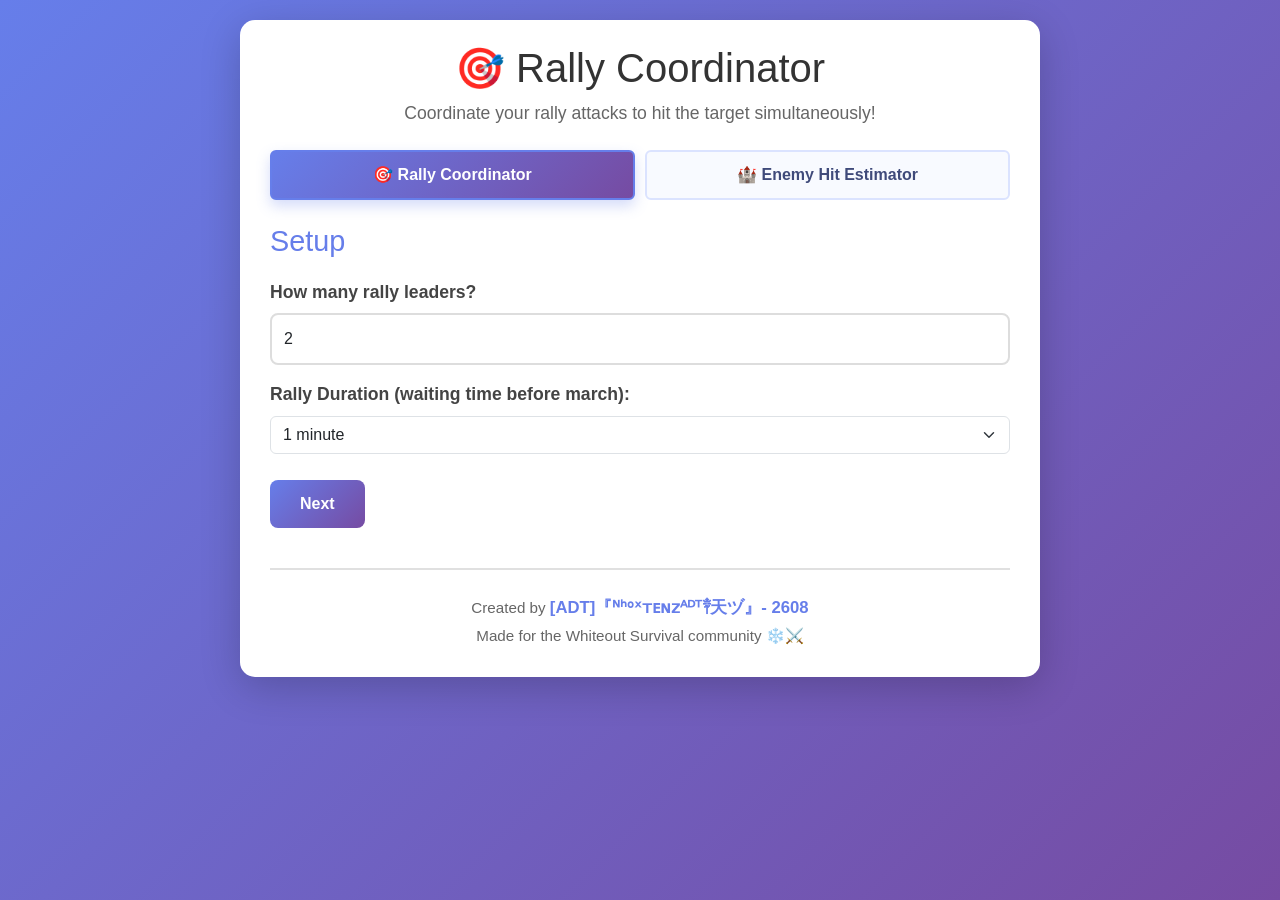
<file: index.html>
<!DOCTYPE html>
<html lang="en">
<head>
    <meta charset="UTF-8">
    <meta name="viewport" content="width=device-width, initial-scale=1.0">
    <title>Whiteout Survival - Rally Coordinator</title>
    <link
        rel="stylesheet"
        href="https://cdn.jsdelivr.net/npm/bootstrap@5.3.3/dist/css/bootstrap.min.css"
        integrity="sha384-QWTKZyjpPEjISv5WaRU9OFeRpok6YctnYmDr5pNlyT2bRjXh0JMhjY6hW+ALEwIH"
        crossorigin="anonymous"
    >
    <link rel="stylesheet" href="styles.css">
</head>
<body>
    <div class="container py-4">
        <h1 class="mb-2">🎯 Rally Coordinator</h1>
        <p class="subtitle mb-4">Coordinate your rally attacks to hit the target simultaneously!</p>

        <div class="tab-nav nav nav-pills mb-4" role="tablist" aria-label="Coordinator tabs">
            <button id="tabCoordinatorBtn" class="tab-btn nav-link active" onclick="switchTab('coordinator')" type="button">🎯 Rally Coordinator</button>
            <button id="tabEnemyBtn" class="tab-btn nav-link" onclick="switchTab('enemy')" type="button">🏰 Enemy Hit Estimator</button>
        </div>

        <div id="coordinator-tab" class="tab-panel">
        
        <div id="setup-section" class="section">
            <h2>Setup</h2>
            <div class="form-group mb-3">
                <label for="numLeaders" class="form-label">How many rally leaders?</label>
                <input type="number" id="numLeaders" class="form-control" min="2" max="10" value="2">
            </div>
            
            <div class="form-group mb-3">
                <label for="openRallyTime" class="form-label">Rally Duration (waiting time before march):</label>
                <select id="openRallyTime" class="form-select">
                    <option value="60">1 minute</option>
                    <option value="180">3 minutes</option>
                    <option value="300">5 minutes</option>
                    <option value="600">10 minutes</option>
                </select>
            </div>
            
            <div class="d-flex flex-wrap gap-2">
                <button onclick="setupLeaders()" class="btn btn-primary">Next</button>
            </div>
        </div>
        
        <div id="leaders-section" class="section hidden">
            <h2>Rally Leaders Information</h2>
            <div id="leadersInputs"></div>
            <div class="d-flex flex-wrap gap-2">
                <button onclick="addRallyLeader()" class="btn btn-add">+ Add Rally Leader</button>
                <button onclick="calculateTiming()" class="btn btn-primary">Calculate Rally Timing</button>
                <button onclick="reset()" class="btn btn-secondary">Reset</button>
            </div>
        </div>
        
        <div id="results-section" class="section hidden">
            <h2>📊 Rally Timing Results</h2>
            <div id="results"></div>
            <div class="d-flex flex-wrap gap-2">
                <button onclick="reset()" class="btn btn-secondary">Start Over</button>
            </div>
        </div>

        </div>

        <div id="enemy-tab" class="tab-panel hidden">
            <div class="section">
                <h2>🏰 Enemy Estimation Time</h2>
                <div class="summary enemy-summary">
                    <p><strong>Use this tab to estimate when an enemy rally will hit your building.</strong></p>
                </div>

                <div class="form-group mb-3">
                    <label for="enemyOpenRallyTime" class="form-label">Enemy Rally Duration (before march):</label>
                    <select id="enemyOpenRallyTime" class="form-select">
                        <option value="60">1 minute</option>
                        <option value="180">3 minutes</option>
                        <option value="300">5 minutes</option>
                        <option value="600">10 minutes</option>
                    </select>
                </div>

                <div class="form-group mb-3">
                    <label class="form-label">Enemy Marching Time to Building:</label>
                    <div class="time-inputs">
                        <div>
                            <label for="enemyMarchMinutes" class="form-label" style="font-size: 0.9em;">Minutes:</label>
                            <input type="number" id="enemyMarchMinutes" class="form-control" min="0" max="60" value="0" placeholder="Minutes">
                        </div>
                        <div>
                            <label for="enemyMarchSeconds" class="form-label" style="font-size: 0.9em;">Seconds:</label>
                            <input type="number" id="enemyMarchSeconds" class="form-control" min="0" max="59" value="0" placeholder="Seconds">
                        </div>
                    </div>
                </div>

                <div class="form-group mb-3">
                    <label for="enemyStartUtc" class="form-label">Enemy Rally Opened At (UTC, optional):</label>
                    <input type="text" id="enemyStartUtc" class="form-control" value="" placeholder="HH:MM or HH:MM:SS (24-hour)" inputmode="numeric" autocomplete="off">
                    <small class="utc-help">If provided, the exact UTC hit clock time will be calculated.</small>
                </div>

                <div class="d-flex flex-wrap gap-2">
                    <button onclick="estimateEnemyHitTime()" class="btn btn-primary">Estimate Hit Time</button>
                    <button onclick="clearEnemyEstimate()" class="btn btn-secondary">Clear</button>
                </div>

                <div id="enemyResults" class="summary hidden mt-3"></div>
            </div>
        </div>
        
        <footer class="footer">
            <p>Created by <strong>[ADT]『ᴺʰᵒˣᴛᴇɴᴢᴬᴰᵀ༒天ヅ』- 2608</strong></p>
            <p>Made for the Whiteout Survival community ❄️⚔️</p>
        </footer>
    </div>
    
    <script
        src="https://cdn.jsdelivr.net/npm/bootstrap@5.3.3/dist/js/bootstrap.bundle.min.js"
        integrity="sha384-YvpcrYf0tY3lHB60NNkmXc5s9fDVZLESaAA55NDzOxhy9GkcIdslK1eN7N6jIeHz"
        crossorigin="anonymous"
    ></script>
    <script src="script.js"></script>
</body>
</html>
</file>
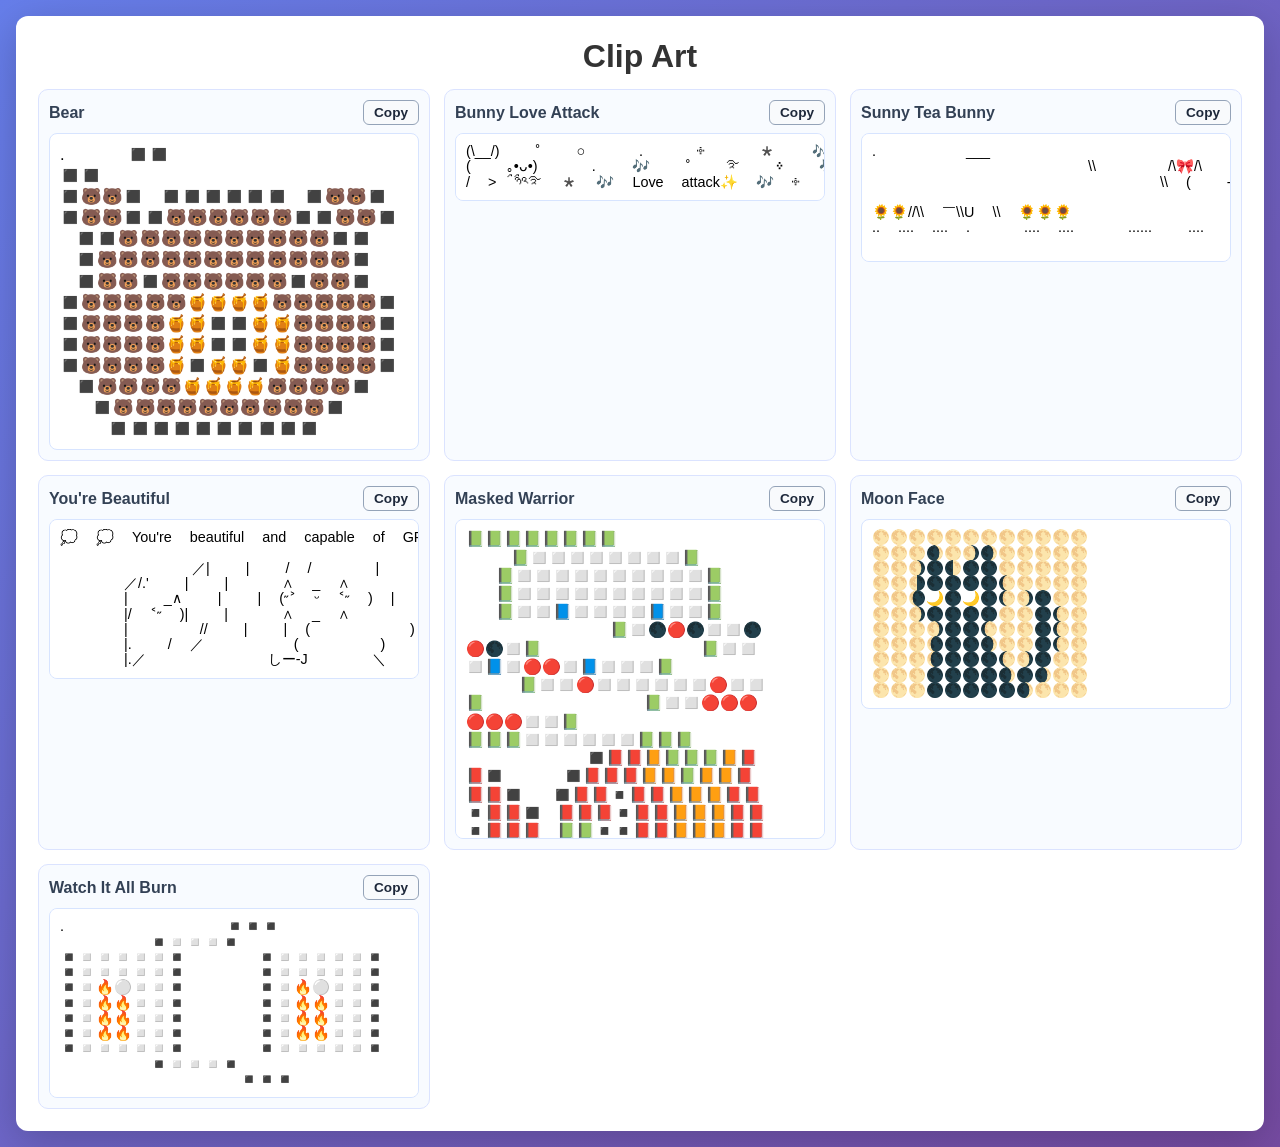
<file: art/index.html>
<!DOCTYPE html>
<html lang="en">
<head>
    <meta charset="UTF-8">
    <meta name="viewport" content="width=device-width, initial-scale=1.0">
    <title>Art Clip Art</title>
    <link rel="stylesheet" href="styles.css">
</head>
<body>
    <main class="container">
        <h1>Clip Art</h1>
        <div class="clips-grid">
        <section class="clip-item">
            <div class="clip-item-header">
                <h2>Bear</h2>
                <button class="copy-btn" data-copy-target="art-bear" type="button">Copy</button>
            </div>
            <pre id="art-bear" class="clip-art">.   ◼◼　　　　　　　　　　◼◼
◼🐻🐻◼　◼◼◼◼◼◼　◼🐻🐻◼◼🐻🐻◼◼🐻🐻🐻🐻🐻🐻◼◼🐻🐻◼　◼◼🐻🐻🐻🐻🐻🐻🐻🐻🐻🐻◼◼　　◼🐻🐻🐻🐻🐻🐻🐻🐻🐻🐻🐻🐻◼　　◼🐻🐻◼🐻🐻🐻🐻🐻🐻◼🐻🐻◼　◼🐻🐻🐻🐻🐻🍯🍯🍯🍯🐻🐻🐻🐻🐻◼◼🐻🐻🐻🐻🍯🍯◼◼🍯🍯🐻🐻🐻🐻◼◼🐻🐻🐻🐻🍯🍯◼◼🍯🍯🐻🐻🐻🐻◼◼🐻🐻🐻🐻🍯◼🍯🍯◼🍯🐻🐻🐻🐻◼　◼🐻🐻🐻🐻🍯🍯🍯🍯🐻🐻🐻🐻◼　　　◼🐻🐻🐻🐻🐻🐻🐻🐻🐻🐻◼　　　　　◼◼◼◼◼◼◼◼◼◼</pre>
        </section>

        <section class="clip-item">
            <div class="clip-item-header">
                <h2>Bunny Love Attack</h2>
                <button class="copy-btn" data-copy-target="art-bunny-love" type="button">Copy</button>
            </div>
            <pre id="art-bunny-love" class="clip-art">(\__/)  ˚  ○   .   ༓   *  🎶  .   。࿐ ˖ 🎶
(  ｡•ᴗ•)   .  🎶  ˚  ࿐  ༶  🎶   .    *    ˖
/ > ཉྀའྀ࿐ * 🎶 Love attack✨ 🎶 ༓  .    *    ˖</pre>
        </section>

        <section class="clip-item">
            <div class="clip-item-header">
                <h2>Sunny Tea Bunny</h2>
                <button class="copy-btn" data-copy-target="art-sunny-tea" type="button">Copy</button>
            </div>
            <pre id="art-sunny-tea" class="clip-art">.     ___              🌞
            \\    /\🎀/\
                \\ (  -👀)
                    \\し☕  づ
🌻🌻//\\ ￣\\U \\ 🌻🌻🌻
.. .... .... .   .... ....   ......  ....
                                Everyone is crazy here</pre>
        </section>

        <section class="clip-item">
            <div class="clip-item-header">
                <h2>You're Beautiful</h2>
                <button class="copy-btn" data-copy-target="art-beautiful" type="button">Copy</button>
            </div>
            <pre id="art-beautiful" class="clip-art">💭 💭 You're beautiful and capable of GREAT things....
                                                ＿_＿＿_　
    　　　 ／|  |  / /　 　 |   | ＼
　　  ／/.&#39;  |  |   ∧ _ ∧    |   |//  ＼
　 　 |  _∧  |  | (˶˃ ᵕ ˂˶ ) |  |  ∧ _  |
　 　 |/ ˂˶ )|  |   ∧ _ ∧    |   |(˶˃  / |
　 　 |    //  |  | (　 　   ) |  |　 //  |
　 　 |.  / ／     (　　   )　  ＼//  |
　 　 |.／　      しー-J 　 　＼  |</pre>
        </section>

        <section class="clip-item">
            <div class="clip-item-header">
                <h2>Masked Warrior</h2>
                <button class="copy-btn" data-copy-target="art-masked-warrior" type="button">Copy</button>
            </div>
            <pre id="art-masked-warrior" class="clip-art">📗📗📗📗📗📗📗📗　　　　
　　　📗◻◻◻◻◻◻◻◻📗　　　
　　📗◻◻◻◻◻◻◻◻◻◻📗　
　　📗◻◻◻◻◻◻◻◻◻◻📗　　
　　📗◻◻📘◻◻◻◻📘◻◻📗　　      　　📗◻🌑🔴🌑◻◻🌑🔴🌑◻📗　　      　📗◻◻◻📘◻🔴🔴◻📘◻◻◻📗　      　📗◻◻🔴◻◻◻◻◻◻🔴◻◻📗　      　　📗◻◻🔴🔴🔴🔴🔴🔴◻◻📗　　      　　📗📗📗◻◻◻◻◻◻📗📗📗　　      　　　◼📕📕📙📗📗📗📙📕📕◼　　　　◼📕📕📕📙📙📗📙📙📕📕📕◼　　◼📕📕◾📕📕📙📙📙📕📕◾📕📕◼　📕📕📕◾📕📕📙📙📙📕📕◾📕📕📕　📗📗◾◾📕📕📙📙📙📕📕◾◾📗📗　◼◼　◼📕📕📕📙📕📕📕◼　◼◼　　　◼📕📕📕📕💀📕📕📕📕◼　　　　　◼📕📕📕◼◼◼📕📕📕◼　　　　　◼◼◼◼　　　◼◼◼◼　　　　◼◼◼◼◼　　　◼◼◼◼◼</pre>
        </section>

        <section class="clip-item">
            <div class="clip-item-header">
                <h2>Moon Face</h2>
                <button class="copy-btn" data-copy-target="art-moon-face" type="button">Copy</button>
            </div>
            <pre id="art-moon-face" class="clip-art">🌕🌕🌕🌕🌕🌕🌕🌕🌕🌕🌕🌕
🌕🌕🌕🌒🌕🌖🌒🌕🌕🌕🌕🌕
🌕🌕🌖🌑🌓🌑🌑🌕🌕🌕🌕🌕
🌕🌕🌗🌑🌑🌑🌑🌔🌕🌕🌕🌕
🌕🌕🌘🌙🌑🌙🌑🌔🌖🌑🌕🌕
🌕🌕🌖🌑🌑🌑🌑🌕🌕🌑🌔🌕
🌕🌕🌕🌖🌑🌑🌔🌕🌕🌑🌔🌕
🌕🌕🌕🌘🌑🌑🌒🌕🌕🌑🌔🌕
🌕🌕🌕🌘🌑🌑🌑🌔🌖🌑🌕🌕
🌕🌕🌕🌑🌑🌑🌑🌒🌑🌒🌕🌕
🌕🌕🌕🌑🌑🌑🌑🌑🌒🌕🌕🌕</pre>
        </section>

        <section class="clip-item">
            <div class="clip-item-header">
                <h2>Watch It All Burn</h2>
                <button class="copy-btn" data-copy-target="art-burn" type="button">Copy</button>
            </div>
            <pre id="art-burn" class="clip-art">.         ◾◾◾                    ◾◾◾
     ◾◽◽◽◾            ◾◽◽◽◾
◾◽◽◽◽◽◾    ◾◽◽◽◽◽◾
◾◽◽◽◽◽◾    ◾◽◽◽◽◽◾
◾◽🔥⚪◽◽◾    ◾◽🔥⚪◽◽◾
◾◽🔥🔥◽◽◾    ◾◽🔥🔥◽◽◾
◾◽🔥🔥◽◽◾    ◾◽🔥🔥◽◽◾
◾◽🔥🔥◽◽◾    ◾◽🔥🔥◽◽◾
◾◽◽◽◽◽◾    ◾◽◽◽◽◽◾
     ◾◽◽◽◾            ◾◽◽◽◾
          ◾◾◾                    ◾◾◾                                Watch it all burn!! 🔥 🔥</pre>
        </section>
    </div>
    </main>

    <script>
        function formatToColumns(text, columns) {
            const lines = text.split('\n');
            const formatted = [];

            lines.forEach((line) => {
                const glyphs = Array.from(line);
                if (glyphs.length <= columns) {
                    formatted.push(line);
                    return;
                }

                for (let i = 0; i < glyphs.length; i += columns) {
                    formatted.push(glyphs.slice(i, i + columns).join(''));
                }
            });

            return formatted.join('\n');
        }

        function prepareGamePreview(artId, columns) {
            const artEl = document.getElementById(artId);
            if (!artEl) {
                return;
            }

            const raw = artEl.textContent;
            artEl.dataset.raw = raw;
            artEl.textContent = formatToColumns(raw, columns);
        }

        async function copyClipArt(targetId, buttonEl) {
            const artEl = document.getElementById(targetId);
            if (!artEl) {
                return;
            }

            const originalLabel = buttonEl.textContent;
            try {
                await navigator.clipboard.writeText(artEl.dataset.raw || artEl.textContent);
                buttonEl.textContent = 'Copied';
            } catch (err) {
                buttonEl.textContent = 'Failed';
            }

            setTimeout(() => {
                buttonEl.textContent = originalLabel;
            }, 1200);
        }

        document.querySelectorAll('.copy-btn').forEach((buttonEl) => {
            buttonEl.addEventListener('click', () => {
                const targetId = buttonEl.getAttribute('data-copy-target');
                if (targetId) {
                    copyClipArt(targetId, buttonEl);
                }
            });
        });

        prepareGamePreview('art-bear', 16);
        prepareGamePreview('art-masked-warrior', 16);
    </script>
</body>
</html>
</file>
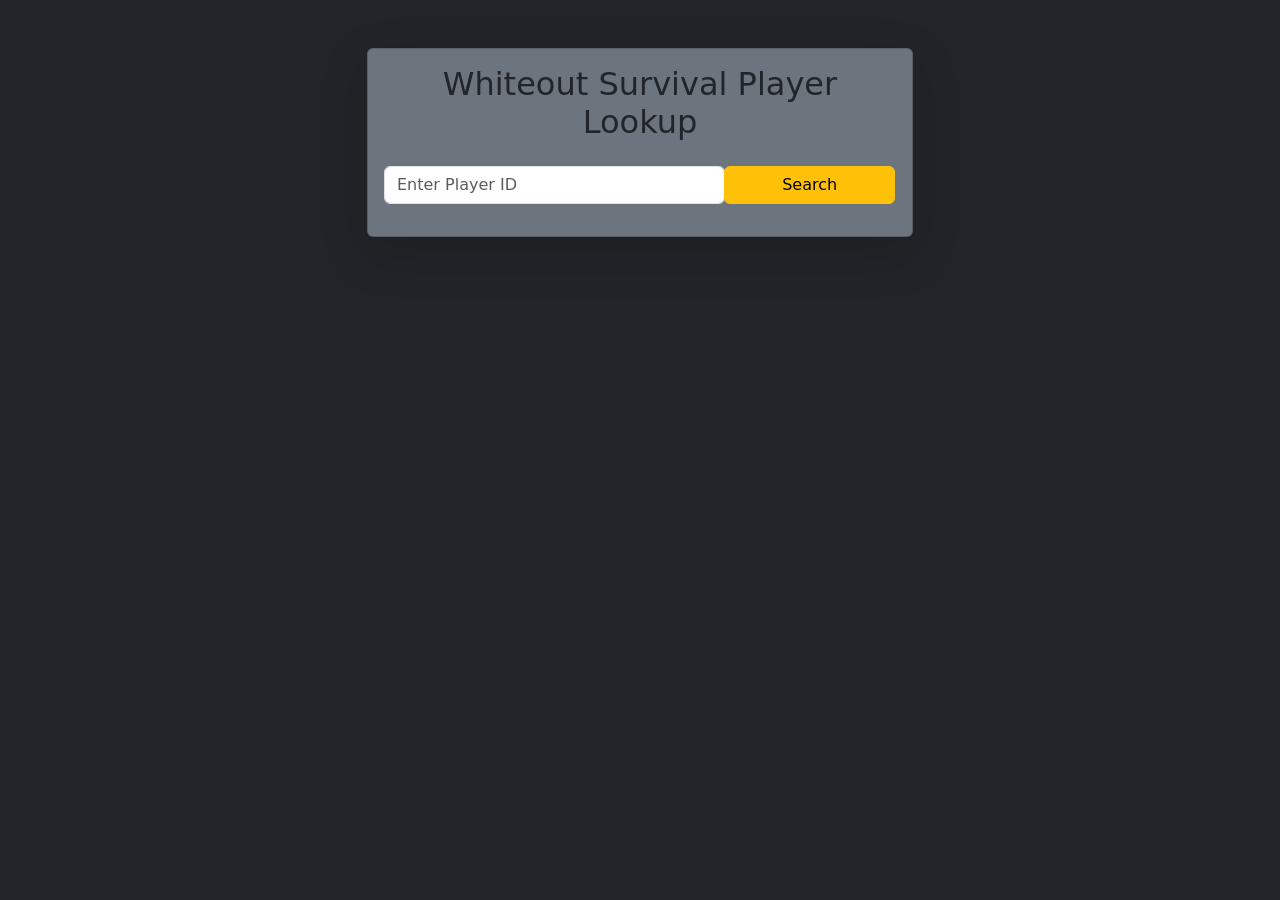
<file: furnace/index.html>
<!DOCTYPE html>
<html>
<head>
    <meta name="viewport" content="width=device-width, initial-scale=1">
    <title>WOS Player Lookup</title>
    <link href="https://cdn.jsdelivr.net/npm/bootstrap@5.3.7/dist/css/bootstrap.min.css" rel="stylesheet">
</head>

<body class="bg-dark text-light">

<div class="container py-3 py-md-5">
    <div class="row justify-content-center">
        <div class="col-12 col-sm-10 col-md-8 col-lg-6">

            <div class="card bg-secondary shadow-lg">
                <div class="card-body">

                    <h2 class="text-center mb-4">
                        Whiteout Survival Player Lookup
                    </h2>

                    <div class="input-group g-2 mb-3">
                        <div class="col-12 col-sm-8">
                           <input
                            id="playerId"
                            type="text"
                            class="form-control"
                            placeholder="Enter Player ID"                        >
                        </div>
                        
                        <div class="col-12 col-sm-4">
                            <button
                                class="btn btn-warning w-100"
                                onclick="lookupPlayer()"
                            >
                                Search
                            </button>
                        </div>
                    </div>

                    <div id="result"></div>

                </div>
            </div>

        </div>
    </div>
</div>

</body>

  <script>
    async function lookupPlayer() {
      const fid = document.getElementById("playerId").value.trim();
      const result = document.getElementById("result");

      result.innerHTML = "Loading...";

      const res = await fetch("https://nhoktenz-wos-api.vercel.app/api/player", {
        method: "POST",
        headers: {
          "Content-Type": "application/json"
        },
        body: JSON.stringify({ fid })
      });

      const data = await res.json();

      if (data.error) {
        result.innerHTML = `<p style="color:red;">${data.error}</p>`;
        return;
      }

      const player = data.data;

    if (!player) {
    result.innerHTML = `<p style="color:red;">Player not found</p>`;
    return;
    }

    const stoveContent = String(player.stove_lv_content ?? "");

    const furnaceDisplay = stoveContent.startsWith("http")
    ? `<img src="${stoveContent}" width="80" />`
    : `<span class="badge bg-warning text-dark fs-6">${player.fc_level}</span>`;

   result.innerHTML = `
    <div class="card bg-dark text-light border-warning mt-3">
        <div class="card-body text-center">

            <img
                src="${player.avatar_image}"
                class="rounded-circle border border-warning mb-3"
                width="120"
                height="120"
            >

            <h3>${player.nickname}</h3>

            <div class="row mt-4">
                <div class="col-6">
                    <strong>State</strong>
                    <div>#${player.kid}</div>
                </div>

                <div class="col-6">
                    <strong>Player ID</strong>
                    <div>${player.fid}</div>
                </div>
            </div>

            <hr>

            <div>
                <strong>Furnace Level</strong>
                <div class="mt-2">                   
                    <div class="mt-2">
                        ${furnaceDisplay}                        
                    </div>                    
                    <div class="mt-2">Level: ${player.fc_level}</div>
                </div>
            </div>

        </div>
    </div>
`;
    }
  </script>

</html>
</file>
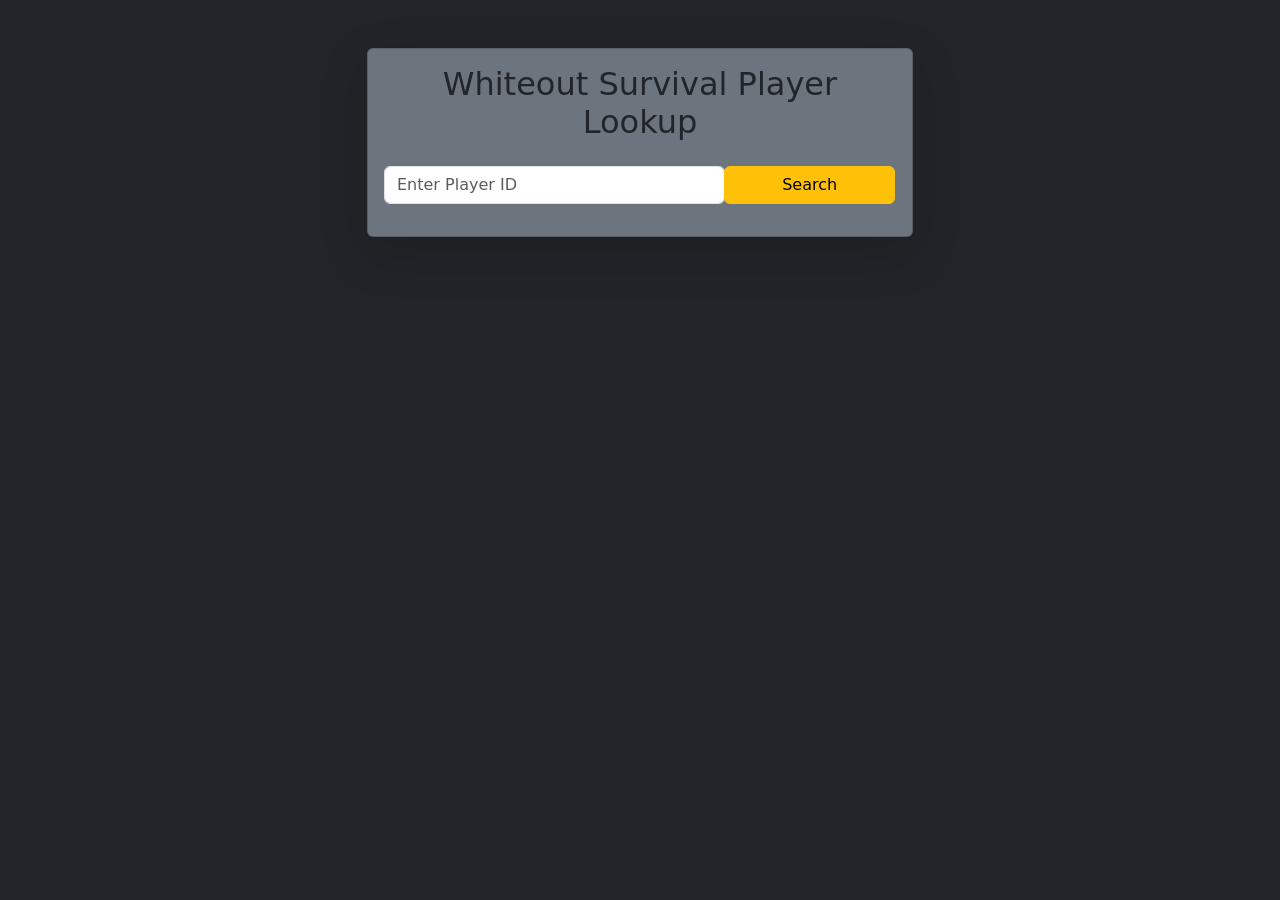
<file: furnance/index.html>
<!DOCTYPE html>
<html>
<head>
    <meta name="viewport" content="width=device-width, initial-scale=1">
    <title>WOS Player Lookup</title>
    <link href="https://cdn.jsdelivr.net/npm/bootstrap@5.3.7/dist/css/bootstrap.min.css" rel="stylesheet">
</head>
<body>
  <body class="bg-dark text-light">

<div class="container py-3 py-md-5">
    <div class="row justify-content-center">
        <div class="col-12 col-sm-10 col-md-8 col-lg-6">

            <div class="card bg-secondary shadow-lg">
                <div class="card-body">

                    <h2 class="text-center mb-4">
                        Whiteout Survival Player Lookup
                    </h2>

                    <div class="input-group g-2 mb-3">
                        <div class="col-12 col-sm-8">
                           <input
                            id="playerId"
                            type="text"
                            class="form-control"
                            placeholder="Enter Player ID"                        >
                        </div>
                        
                        <div class="col-12 col-sm-4">
                            <button
                                class="btn btn-warning w-100"
                                onclick="lookupPlayer()"
                            >
                                Search
                            </button>
                        </div>
                    </div>

                    <div id="result"></div>

                </div>
            </div>

        </div>
    </div>
</div>

</body>

  <script>
    async function lookupPlayer() {
      const fid = document.getElementById("playerId").value.trim();
      const result = document.getElementById("result");

      result.innerHTML = "Loading...";

      const res = await fetch("https://nhoktenz-wos-api.vercel.app/api/player", {
        method: "POST",
        headers: {
          "Content-Type": "application/json"
        },
        body: JSON.stringify({ fid })
      });

      const data = await res.json();

      if (data.error) {
        result.innerHTML = `<p style="color:red;">${data.error}</p>`;
        return;
      }

      const player = data.data;

    if (!player) {
    result.innerHTML = `<p style="color:red;">Player not found</p>`;
    return;
    }

    const furnaceDisplay = player.stove_lv_content?.startsWith("http")
    ? `<img src="${player.stove_lv_content}" width="80" />`
    : player.stove_lv_content || "";

   result.innerHTML = `
<div class="card bg-dark text-light border-warning mt-3">
    <div class="card-body text-center">

        <img
            src="${player.avatar_image}"
            class="rounded-circle border border-warning mb-3"
            width="120"
            height="120"
        >

        <h3>${player.nickname}</h3>

        <div class="row mt-4">
            <div class="col-6">
                <strong>State</strong>
                <div>#${player.kid}</div>
            </div>

            <div class="col-6">
                <strong>Player ID</strong>
                <div>${player.fid}</div>
            </div>
        </div>

        <hr>

        <div>
            <strong>Furnace Level</strong>
            <div class="mt-2">
                <img src="${player.stove_lv_content}" width="90">
                <div class="mt-2">Level: ${player.fc_level}</div>
            </div>
        </div>

    </div>
</div>
`;
    }
  </script>
</body>
</html>
</file>
<file: styles.css>
* {
    margin: 0;
    padding: 0;
    box-sizing: border-box;
}

body {
    font-family: 'Segoe UI', Tahoma, Geneva, Verdana, sans-serif;
    background: linear-gradient(135deg, #667eea 0%, #764ba2 100%);
    min-height: 100vh;
    padding: 20px;
}

.container {
    max-width: 800px;
    margin: 0 auto;
    background: white;
    border-radius: 15px;
    box-shadow: 0 10px 40px rgba(0, 0, 0, 0.2);
    padding: 30px;
}

h1 {
    color: #333;
    text-align: center;
    margin-bottom: 10px;
    font-size: 2.5em;
}

.subtitle {
    text-align: center;
    color: #666;
    margin-bottom: 30px;
    font-size: 1.1em;
}

h2 {
    color: #667eea;
    margin-bottom: 20px;
    font-size: 1.8em;
}

.tab-nav {
    display: flex;
    flex-wrap: wrap;
    gap: 10px;
    margin-bottom: 24px;
}

.tab-btn {
    flex: 1;
    min-width: 220px;
    border: 2px solid #dbe3ff;
    border-radius: 10px;
    background: #f8faff;
    color: #3f4a7a;
    font-size: 1em;
    font-weight: 700;
    padding: 11px 14px;
    cursor: pointer;
    transition: all 0.25s;
}

.tab-btn:hover {
    border-color: #aebdff;
    transform: translateY(-1px);
}

.tab-btn.active {
    background: linear-gradient(135deg, #667eea 0%, #764ba2 100%);
    border-color: #667eea;
    color: #fff;
    box-shadow: 0 6px 14px rgba(102, 126, 234, 0.28);
}

.enemy-summary {
    margin-bottom: 16px;
}

.section {
    margin-bottom: 30px;
}

.hidden {
    display: none;
}

.form-group {
    margin-bottom: 20px;
}

label {
    display: block;
    font-weight: 600;
    color: #444;
    margin-bottom: 8px;
    font-size: 1.1em;
}

input[type="number"],
input[type="text"],
input[type="time"],
select {
    width: 100%;
    padding: 12px;
    border: 2px solid #ddd;
    border-radius: 8px;
    font-size: 16px;
    transition: border-color 0.3s;
}

input[type="number"]:focus,
input[type="text"]:focus,
input[type="time"]:focus,
select:focus {
    outline: none;
    border-color: #667eea;
}

.utc-option-group {
    margin-top: 4px;
}

.utc-option-row {
    display: flex;
    align-items: center;
    gap: 10px;
}

.utc-option-row input[type="checkbox"] {
    width: 18px;
    height: 18px;
    cursor: pointer;
}

.utc-checkbox-label {
    margin-bottom: 0;
    font-size: 1em;
    cursor: pointer;
}

.utc-help {
    display: block;
    margin-top: 6px;
    color: #6b7280;
    font-size: 0.9em;
}

.utc-results-panel {
    margin-bottom: 16px;
}

.utc-time-row {
    margin-bottom: 8px;
}

.utc-apply-btn {
    margin-top: 0;
}

.time-inputs {
    display: grid;
    grid-template-columns: 1fr 1fr;
    gap: 10px;
}

.time-inputs input {
    width: 100%;
}

.leader-card {
    background: #f8f9fa;
    padding: 20px;
    border-radius: 10px;
    margin-bottom: 15px;
    border-left: 4px solid #667eea;
}

.leader-card h3 {
    color: #667eea;
    margin-bottom: 15px;
}

.btn {
    padding: 12px 30px;
    border: none;
    border-radius: 8px;
    font-size: 16px;
    font-weight: 600;
    cursor: pointer;
    transition: all 0.3s;
    margin-right: 10px;
    margin-top: 10px;
}

.btn-primary {
    background: linear-gradient(135deg, #667eea 0%, #764ba2 100%);
    color: white;
}

.btn-primary:hover {
    transform: translateY(-2px);
    box-shadow: 0 5px 15px rgba(102, 126, 234, 0.4);
}

.btn-secondary {
    background: #6c757d;
    color: white;
}

.btn-secondary:hover {
    background: #5a6268;
    transform: translateY(-2px);
}

.btn-add {
    background: linear-gradient(135deg, #16a34a 0%, #15803d 100%);
    color: #fff;
}

.btn-add:hover {
    transform: translateY(-2px);
    box-shadow: 0 5px 15px rgba(22, 163, 74, 0.35);
}

.result-card {
    background: linear-gradient(135deg, #42a5f5 0%, #1e88e5 100%);
    color: white;
    padding: 20px;
    border-radius: 10px;
    margin-bottom: 15px;
    box-shadow: 0 5px 15px rgba(0, 0, 0, 0.1);
}

.result-card.first {
    background: linear-gradient(135deg, #fb7185 0%, #e11d48 100%);
}

.result-card h3 {
    font-size: 1.5em;
    margin-bottom: 10px;
}

.result-card p {
    font-size: 1.1em;
    margin: 5px 0;
}

.result-card .badge {
    display: inline-block;
    background: rgba(255, 255, 255, 0.3);
    padding: 5px 15px;
    border-radius: 20px;
    font-size: 0.9em;
    margin-top: 10px;
}

.btn-edit {
    background: rgba(255, 255, 255, 0.2);
    color: #fff;
    border: 1px solid rgba(255, 255, 255, 0.35);
    padding: 8px 16px;
    font-size: 0.95em;
    margin-left: 10px;
}

.btn-edit:hover {
    background: rgba(255, 255, 255, 0.32);
    transform: translateY(-1px);
}

.result-card .inline-edit-grid {
    margin-top: 10px;
}

.result-card .inline-edit-row {
    display: grid;
    grid-template-columns: 1fr 1fr;
    gap: 10px;
}

.result-card .inline-edit-grid label {
    font-size: 0.95em;
    color: rgba(255, 255, 255, 0.9);
}

.result-card .inline-edit-grid input {
    width: 100%;
    padding: 10px;
    border-radius: 8px;
    border: 2px solid rgba(255, 255, 255, 0.35);
    background: rgba(255, 255, 255, 0.12);
    color: #fff;
}

.result-card .inline-edit-grid input::placeholder {
    color: rgba(255, 255, 255, 0.7);
}

.result-card .inline-edit-actions {
    margin-top: 8px;
    display: flex;
    gap: 10px;
}

.btn-save-edit {
    background: rgba(16, 185, 129, 0.22);
    color: #fff;
    border: 1px solid rgba(16, 185, 129, 0.7);
    padding: 9px 18px;
}

.btn-save-edit:hover {
    background: rgba(16, 185, 129, 0.34);
}

.btn-cancel-edit {
    background: rgba(239, 68, 68, 0.2);
    color: #fff;
    border: 1px solid rgba(239, 68, 68, 0.7);
    padding: 9px 18px;
}

.btn-cancel-edit:hover {
    background: rgba(239, 68, 68, 0.34);
}

.summary {
    background: #e7f3ff;
    border-left: 4px solid #2196F3;
    padding: 20px;
    border-radius: 8px;
    margin-bottom: 20px;
}

.summary h3 {
    color: #2196F3;
    margin-bottom: 10px;
}

.summary p {
    color: #333;
    font-size: 1.1em;
    margin: 5px 0;
}

.summary .leader-highlight {
    display: inline-block;
    margin-left: 6px;
    padding: 3px 10px;
    border-radius: 999px;
    background: #2196F3;
    color: #fff;
    font-weight: 700;
    letter-spacing: 0.2px;
}

.summary .timeline-leader {
    margin: 0 6px;
}

.summary .leader-highlight.first-leader,
.summary .timeline-leader.first-leader {
    background: #e11d48;
    box-shadow: 0 0 0 2px rgba(225, 29, 72, 0.25);
}

/* Countdown Timer Panel */
.countdown-panel {
    background: linear-gradient(135deg, #1a1a2e 0%, #16213e 100%);
    color: #e0e0e0;
    border-left: 4px solid #764ba2;
    padding: 20px;
    border-radius: 8px;
    margin-bottom: 20px;
    text-align: center;
}

.countdown-panel h3 {
    color: #c084fc;
    margin-bottom: 8px;
    font-size: 1.3em;
}

.countdown-hint {
    font-size: 1em;
    margin-bottom: 15px;
    color: #b0b0c0;
}

.timer-controls {
    display: flex;
    justify-content: center;
    flex-wrap: wrap;
    gap: 10px;
}

.btn-start {
    background: linear-gradient(135deg, #22c55e 0%, #16a34a 100%);
    color: white;
    font-size: 1.1em;
    padding: 14px 36px;
}

.btn-start:hover {
    transform: translateY(-2px);
    box-shadow: 0 5px 15px rgba(34, 197, 94, 0.4);
}

.btn-start:disabled {
    background: #4b5563;
    transform: none;
    box-shadow: none;
    cursor: default;
}

.btn-cancel {
    background: linear-gradient(135deg, #ef4444 0%, #b91c1c 100%);
    color: #fff;
    font-size: 1em;
    padding: 14px 22px;
}

.btn-cancel:hover {
    transform: translateY(-2px);
    box-shadow: 0 5px 15px rgba(239, 68, 68, 0.35);
}

.btn-cancel:disabled {
    background: #4b5563;
    transform: none;
    box-shadow: none;
    cursor: default;
}

.leader-alert {
    margin: 14px 0 6px;
    padding: 12px 20px;
    background: rgba(239, 68, 68, 0.15);
    border: 2px solid #ef4444;
    border-radius: 8px;
    font-size: 1.2em;
    font-weight: 700;
    color: #fca5a5;
    transition: opacity 1s ease;
}

.leader-alert.hidden {
    display: none;
}

.leader-alert.alert-visible {
    display: block;
    opacity: 1;
}

.leader-alert.fade-out {
    opacity: 0;
}

.countdown-next {
    font-size: 1.05em;
    color: #94a3b8;
    margin: 14px 0 4px;
}

.countdown-timer {
    font-size: 3.5em;
    font-weight: 800;
    color: #ffffff;
    letter-spacing: 4px;
    margin: 4px 0 14px;
    font-variant-numeric: tabular-nums;
    font-family: 'Courier New', monospace;
}

.countdown-timer.target-hit {
    font-size: 1.6em;
    color: #4ade80;
    letter-spacing: 1px;
    font-family: inherit;
}

.leader-status-list {
    display: flex;
    flex-wrap: wrap;
    gap: 8px;
    justify-content: center;
    margin-top: 6px;
}

.leader-status-item {
    padding: 5px 14px;
    border-radius: 999px;
    font-size: 0.95em;
    font-weight: 600;
    border: 2px solid transparent;
}

.leader-status-item.waiting {
    background: rgba(255, 255, 255, 0.06);
    color: #94a3b8;
    border-color: #374151;
}

.leader-status-item.started {
    background: rgba(34, 197, 94, 0.15);
    color: #4ade80;
    border-color: #22c55e;
}

.footer {
    margin-top: 40px;
    padding-top: 20px;
    border-top: 2px solid #e0e0e0;
    text-align: center;
    color: #666;
}

.footer p {
    margin: 5px 0;
    font-size: 0.95em;
}

.footer strong {
    color: #667eea;
    font-size: 1.1em;
}

@media (max-width: 600px) {
    .container {
        padding: 20px;
    }
    
    h1 {
        font-size: 2em;
    }
    
    .time-inputs {
        grid-template-columns: 1fr;
    }

    .tab-btn {
        min-width: 100%;
    }
}
</file>
<file: art/styles.css>
* {
    margin: 0;
    padding: 0;
    box-sizing: border-box;
}

body {
    font-family: 'Segoe UI', Tahoma, Geneva, Verdana, sans-serif;
    background: linear-gradient(135deg, #667eea 0%, #764ba2 100%);
    min-height: 100vh;
    padding: 16px;
}

.container {
    width: min(100%, 1400px);
    margin: 0 auto;
    background: #fff;
    border-radius: 12px;
    box-shadow: 0 10px 40px rgba(0, 0, 0, 0.2);
    padding: 22px;
}

h1 {
    color: #333;
    margin-bottom: 14px;
    text-align: center;
}

h2 {
    color: #334155;
    font-size: 1rem;
    margin: 0;
}

.clips-grid {
    display: grid;
    grid-template-columns: repeat(auto-fit, minmax(320px, 1fr));
    gap: 14px;
}

.clip-item {
    border: 1px solid #dbe3ff;
    border-radius: 10px;
    background: #f8fbff;
    padding: 10px;
}

.clip-item-header {
    display: flex;
    justify-content: space-between;
    align-items: center;
    gap: 10px;
    margin-bottom: 8px;
}

.copy-btn {
    border: 1px solid #94a3b8;
    background: #f8fafc;
    color: #1e293b;
    border-radius: 6px;
    padding: 4px 10px;
    font-size: 0.85rem;
    font-weight: 600;
    cursor: pointer;
}

.copy-btn:hover {
    background: #e2e8f0;
}

.clip-art {
    background: #ffffff;
    border: 1px solid #d7e4ff;
    border-radius: 8px;
    padding: 10px;
    overflow-x: auto;
    overflow-y: auto;
    white-space: pre;
    line-height: 1.06;
    font-size: 0.9rem;
    font-family: 'Segoe UI Emoji', 'Apple Color Emoji', 'Noto Color Emoji', 'Segoe UI', sans-serif;
    user-select: text;
    max-height: 320px;
}

#art-bear {
    line-height: 1.28;
    font-size: 1.03rem;
    letter-spacing: 0.01em;
}

#art-masked-warrior {
    line-height: 1.2;
    font-size: 0.95rem;
}

@media (max-width: 640px) {
    .container {
        padding: 14px;
    }

    .clips-grid {
        grid-template-columns: 1fr;
    }

    .clip-art {
        font-size: 0.78rem;
        line-height: 1.02;
        max-height: 280px;
    }

    #art-bear {
        line-height: 1.2;
        font-size: 0.92rem;
    }

    #art-masked-warrior {
        line-height: 1.12;
        font-size: 0.84rem;
    }

}
</file>
